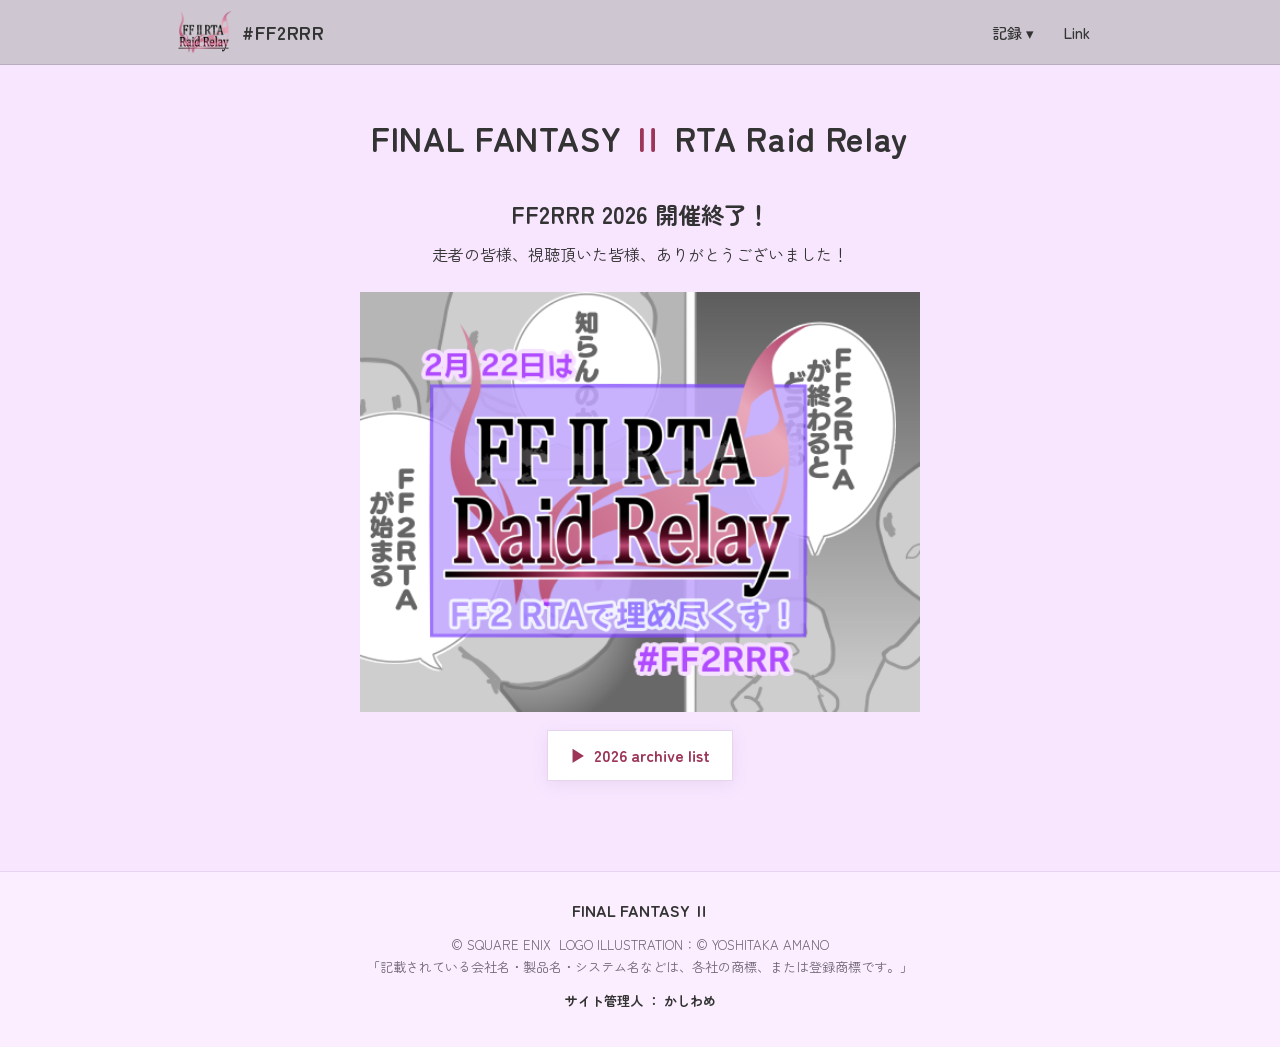
<file: index.html>
<!DOCTYPE html>
<html lang="ja">
<head>
<meta charset="UTF-8">
<meta name="viewport" content="width=device-width, initial-scale=1">
<title>ホーム | FF2RTA Raid Relay</title>
<meta name="description" content="FINAL FANTASY II RTA Raid Relay (FF2RRR) 公式サイト — 2025 開催記録">
<meta property="og:site_name" content="FF2RTA Raid Relay">
<meta property="og:title" content="ホーム | FF2RTA Raid Relay">
<meta property="og:description" content="2月22日はFF2 RTAで埋め尽くす！ FINAL FANTASY Ⅱ RTA レイドリレー (#FF2RRR) 公式サイト。">
<meta property="og:type" content="website">
<meta property="og:url" content="https://htkswm.github.io/ff2rrr/index.html">
<meta property="og:image" content="https://htkswm.github.io/ff2rrr/assets/img/ogp.png">
<meta property="og:image:width" content="1200">
<meta property="og:image:height" content="630">
<meta name="twitter:card" content="summary_large_image">
<meta name="twitter:title" content="ホーム | FF2RTA Raid Relay">
<meta name="twitter:description" content="2月22日はFF2 RTAで埋め尽くす！ FINAL FANTASY Ⅱ RTA レイドリレー (#FF2RRR) 公式サイト。">
<meta name="twitter:image" content="https://htkswm.github.io/ff2rrr/assets/img/ogp.png">
<link rel="icon" href="assets/img/logo.png">
<link rel="preconnect" href="https://fonts.googleapis.com">
<link rel="preconnect" href="https://fonts.gstatic.com" crossorigin>
<link href="https://fonts.googleapis.com/css2?family=Zen+Maru+Gothic:wght@400;500;700&display=swap" rel="stylesheet">
<link rel="stylesheet" href="assets/css/style.css">
</head>
<body>

<header class="site-header">
  <nav class="nav">
    <a class="brand" href="index.html">
      <img src="assets/img/logo.png" alt="FF2RRR ロゴ">
      <span class="tag">#FF2RRR</span>
    </a>
    <div class="nav-links">
      <div class="dropdown">
        <span>記録 ▾</span>
        <div class="menu">
          <a href="2026.html">2026</a>
          <a href="2025.html">2025</a>
        </div>
      </div>
      <a href="link.html">Link</a>
    </div>
  </nav>
</header>

<main>
  <section class="section hero">
    <h1 class="page-title">FINAL FANTASY <span class="accent">Ⅱ</span> RTA Raid Relay</h1>
    <p class="lead">FF2RRR 2026 開催終了！</p>
    <p class="thanks">走者の皆様、視聴頂いた皆様、ありがとうございました！</p>

    <div class="keyart">
      <img src="assets/img/ff2-keyart.png" alt="FINAL FANTASY II">
    </div>

    <p>
      <a class="btn" href="2026.html"><span class="arrow">▶︎</span> 2026 archive list</a>
    </p>
  </section>
</main>

<footer class="site-footer">
  <div class="inner">
    <div class="ff2">FINAL FANTASY Ⅱ</div>
    <div class="copyright">
      © SQUARE ENIX&nbsp;&nbsp;LOGO ILLUSTRATION：© YOSHITAKA AMANO<br>
      「記載されている会社名・製品名・システム名などは、各社の商標、または登録商標です。」
    </div>
    <div class="admin">サイト管理人 ： かしわめ</div>
  </div>
</footer>

<script src="assets/js/nav.js" defer></script>
</body>
</html>
</file>
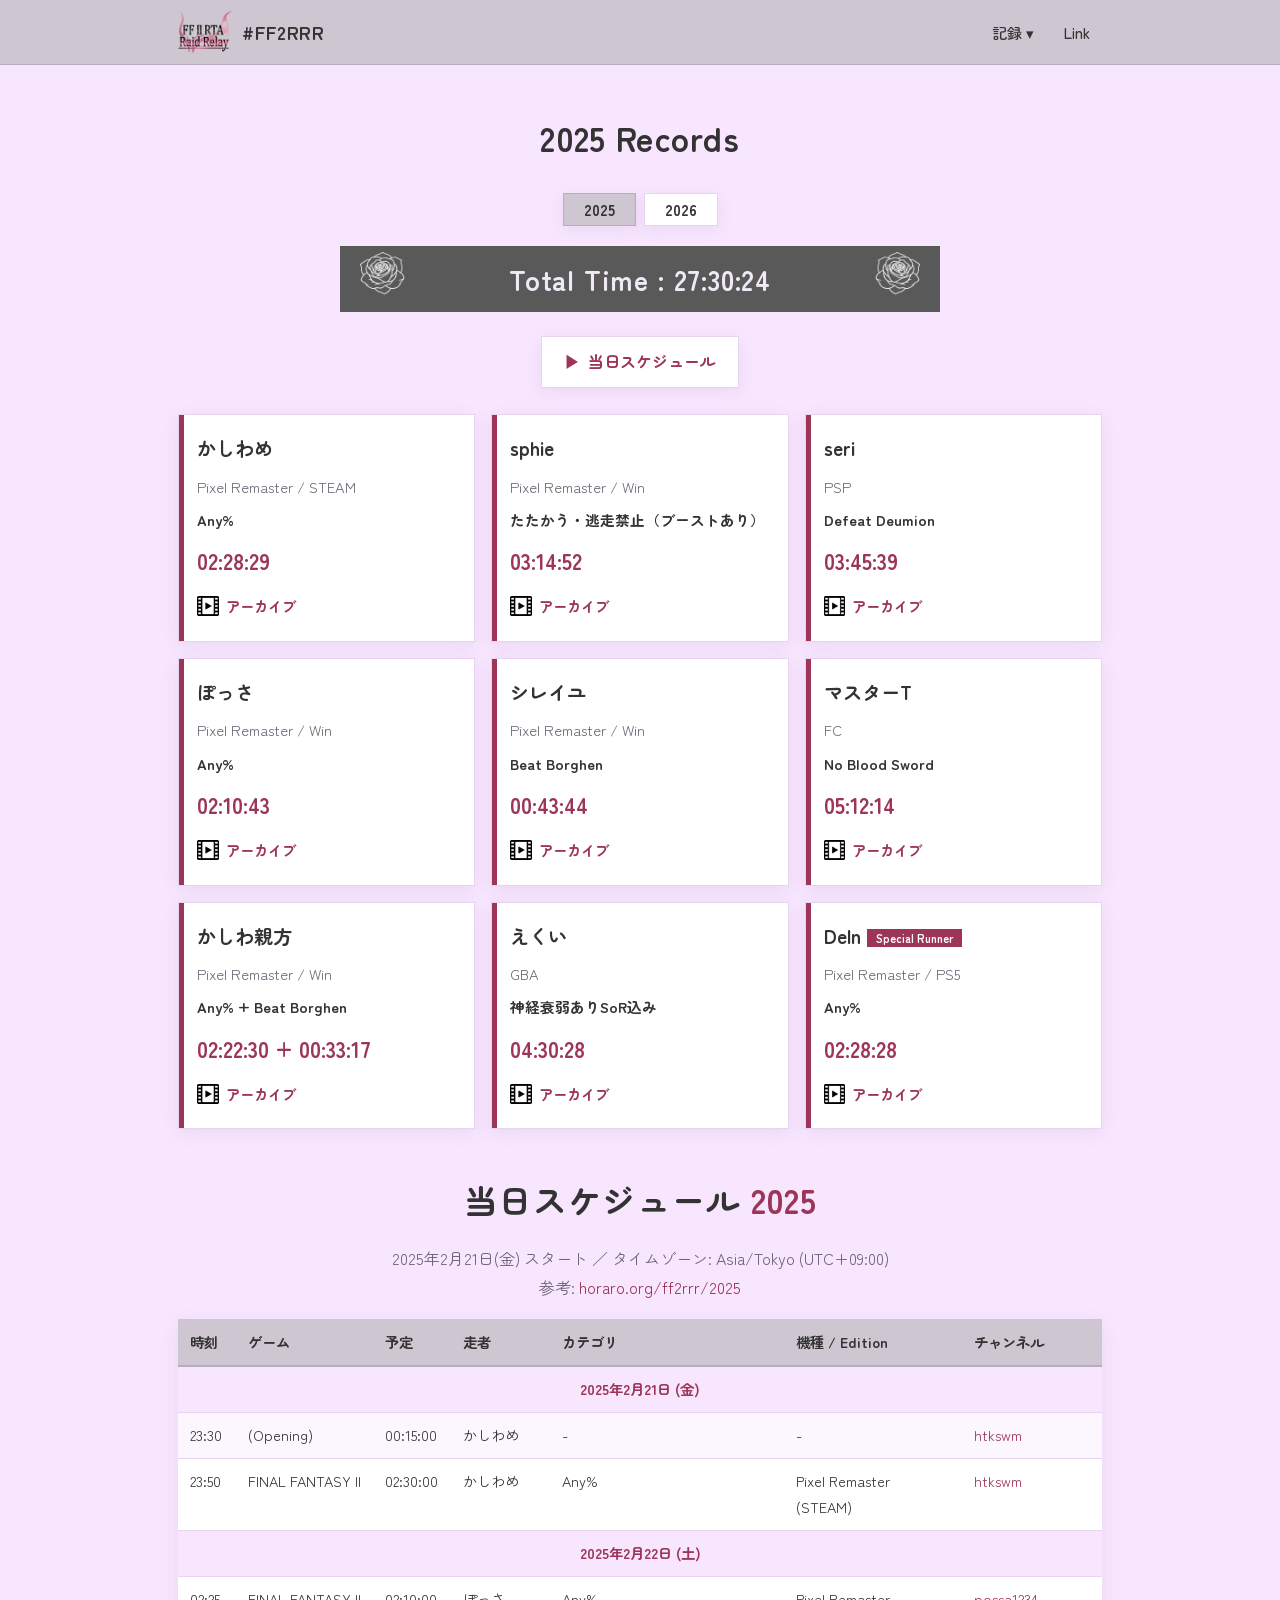
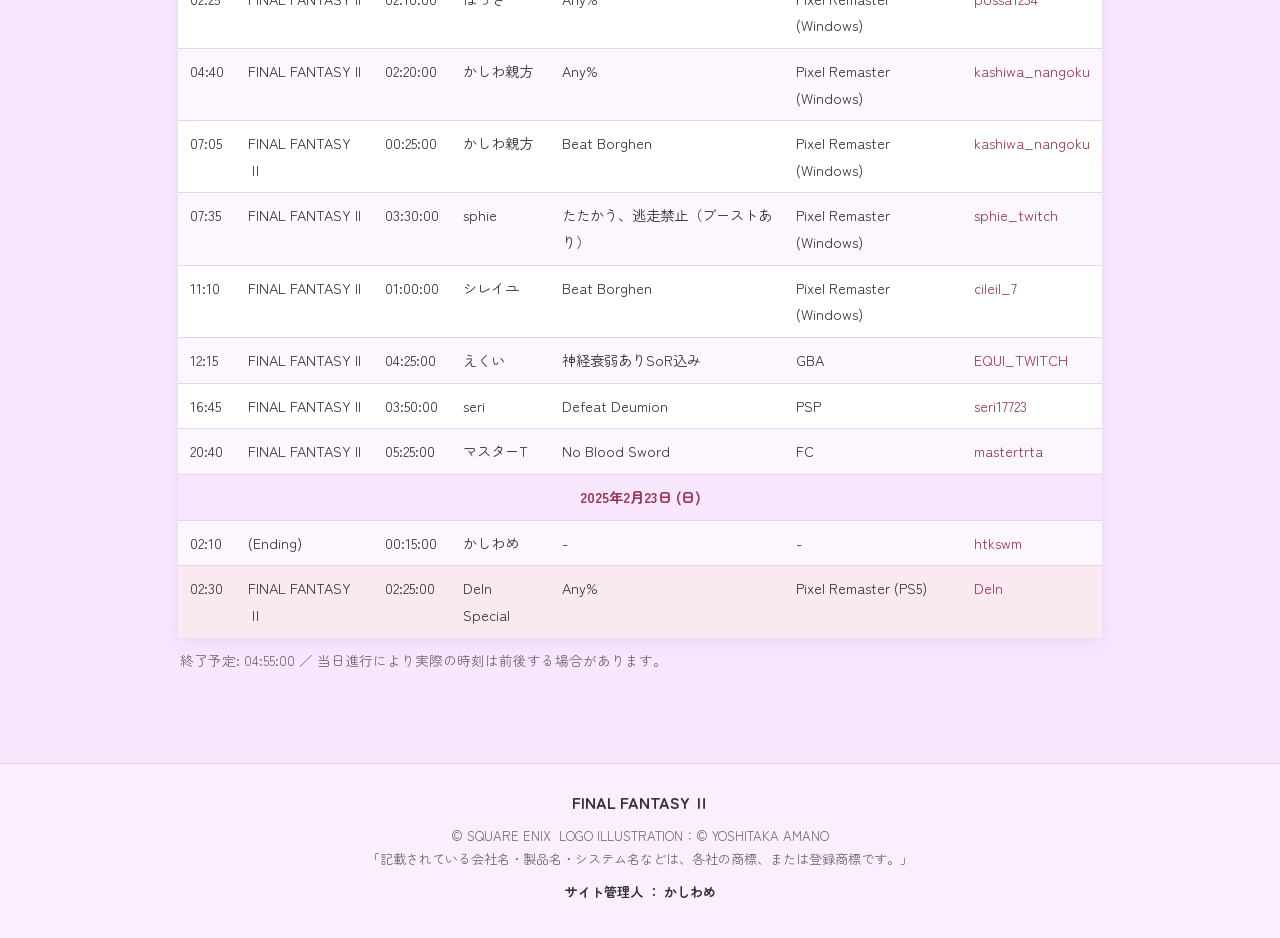
<file: 2025.html>
<!DOCTYPE html>
<html lang="ja">
<head>
<meta charset="UTF-8">
<meta name="viewport" content="width=device-width, initial-scale=1">
<title>2025 | FF2RTA Raid Relay</title>
<meta name="description" content="FF2RRR 2025 走者記録・当日スケジュール — Total Time 27:30:24">
<meta property="og:site_name" content="FF2RTA Raid Relay">
<meta property="og:title" content="2025 | FF2RTA Raid Relay">
<meta property="og:description" content="FF2RRR 2025 走者記録・当日スケジュール。">
<meta property="og:type" content="website">
<meta property="og:url" content="https://htkswm.github.io/ff2rrr/2025.html">
<meta property="og:image" content="https://htkswm.github.io/ff2rrr/assets/img/ogp.png">
<meta property="og:image:width" content="1200">
<meta property="og:image:height" content="630">
<meta name="twitter:card" content="summary_large_image">
<meta name="twitter:title" content="2025 | FF2RTA Raid Relay">
<meta name="twitter:description" content="FF2RRR 2025 走者記録・当日スケジュール。">
<meta name="twitter:image" content="https://htkswm.github.io/ff2rrr/assets/img/ogp.png">
<link rel="icon" href="assets/img/logo.png">
<link rel="preconnect" href="https://fonts.googleapis.com">
<link rel="preconnect" href="https://fonts.gstatic.com" crossorigin>
<link href="https://fonts.googleapis.com/css2?family=Zen+Maru+Gothic:wght@400;500;700&display=swap" rel="stylesheet">
<link rel="stylesheet" href="assets/css/style.css">
</head>
<body>

<header class="site-header">
  <nav class="nav">
    <a class="brand" href="index.html">
      <img src="assets/img/logo.png" alt="FF2RRR ロゴ">
      <span class="tag">#FF2RRR</span>
    </a>
    <div class="nav-links">
      <div class="dropdown">
        <span>記録 ▾</span>
        <div class="menu">
          <a href="2026.html">2026</a>
          <a href="2025.html" class="active">2025</a>
        </div>
      </div>
      <a href="link.html">Link</a>
    </div>
  </nav>
</header>

<main>
  <section class="section">
    <h2 class="page-title">2025 Records</h2>

    <nav class="year-switch" aria-label="年度切替">
      <a href="2025.html" class="active" aria-current="page">2025</a>
      <a href="2026.html">2026</a>
    </nav>

    <div class="total-banner">
      <img class="rose rose-l" src="assets/img/rose.png" alt="">
      <div class="total-time-text">Total Time : 27:30:24</div>
      <img class="rose rose-r" src="assets/img/rose.png" alt="">
    </div>

    <div class="sub-actions">
      <a class="btn" href="#schedule"><span class="arrow">▶︎</span> 当日スケジュール</a>
    </div>

    <div class="runners">

      <div class="runner">
        <div class="rname"><a href="https://www.twitch.tv/htkswm" target="_blank" rel="noopener">かしわめ</a></div>
        <div class="meta">Pixel Remaster / STEAM</div>
        <div class="meta"><span class="cat">Any%</span></div>
        <div class="time">02:28:29</div>
        <div class="links"><a class="yt" href="https://youtu.be/xWBb8PtmvMs?si=nT7L0nh7xKR1bIPm&t=1770" target="_blank" rel="noopener"><img src="assets/img/archive.png" alt="アーカイブ">アーカイブ</a></div>
      </div>

      <div class="runner">
        <div class="rname"><a href="https://www.twitch.tv/sphie_twitch" target="_blank" rel="noopener">sphie</a></div>
        <div class="meta">Pixel Remaster / Win</div>
        <div class="meta"><span class="cat">たたかう・逃走禁止（ブーストあり）</span></div>
        <div class="time">03:14:52</div>
        <div class="links"><a class="yt" href="https://www.youtube.com/watch?v=jCtlxkpISTM" target="_blank" rel="noopener"><img src="assets/img/archive.png" alt="アーカイブ">アーカイブ</a></div>
      </div>

      <div class="runner">
        <div class="rname"><a href="https://www.twitch.tv/seri17723" target="_blank" rel="noopener">seri</a></div>
        <div class="meta">PSP</div>
        <div class="meta"><span class="cat">Defeat Deumion</span></div>
        <div class="time">03:45:39</div>
        <div class="links"><a class="yt" href="https://www.twitch.tv/videos/2388896134" target="_blank" rel="noopener"><img src="assets/img/archive.png" alt="アーカイブ">アーカイブ</a></div>
      </div>

      <div class="runner">
        <div class="rname"><a href="https://www.twitch.tv/possa1234" target="_blank" rel="noopener">ぽっさ</a></div>
        <div class="meta">Pixel Remaster / Win</div>
        <div class="meta"><span class="cat">Any%</span></div>
        <div class="time">02:10:43</div>
        <div class="links"><a class="yt" href="https://www.youtube.com/watch?v=mJVOeJft1D8" target="_blank" rel="noopener"><img src="assets/img/archive.png" alt="アーカイブ">アーカイブ</a></div>
      </div>

      <div class="runner">
        <div class="rname"><a href="https://www.twitch.tv/cileil_7" target="_blank" rel="noopener">シレイユ</a></div>
        <div class="meta">Pixel Remaster / Win</div>
        <div class="meta"><span class="cat">Beat Borghen</span></div>
        <div class="time">00:43:44</div>
        <div class="links"><a class="yt" href="https://www.youtube.com/watch?v=8ASEPU2NOio" target="_blank" rel="noopener"><img src="assets/img/archive.png" alt="アーカイブ">アーカイブ</a></div>
      </div>

      <div class="runner">
        <div class="rname"><a href="https://www.twitch.tv/mastertrta" target="_blank" rel="noopener">マスターT</a></div>
        <div class="meta">FC</div>
        <div class="meta"><span class="cat">No Blood Sword</span></div>
        <div class="time">05:12:14</div>
        <div class="links"><a class="yt" href="https://www.youtube.com/watch?v=aeu62f4tNOA" target="_blank" rel="noopener"><img src="assets/img/archive.png" alt="アーカイブ">アーカイブ</a></div>
      </div>

      <div class="runner">
        <div class="rname"><a href="https://www.twitch.tv/kashiwa_nangoku" target="_blank" rel="noopener">かしわ親方</a></div>
        <div class="meta">Pixel Remaster / Win</div>
        <div class="meta"><span class="cat">Any% + Beat Borghen</span></div>
        <div class="time">02:22:30 + 00:33:17</div>
        <div class="links"><a class="yt" href="https://www.youtube.com/watch?v=NK6ai9iXj1o" target="_blank" rel="noopener"><img src="assets/img/archive.png" alt="アーカイブ">アーカイブ</a></div>
      </div>

      <div class="runner">
        <div class="rname"><a href="https://www.twitch.tv/EQUI_TWITCH" target="_blank" rel="noopener">えくい</a></div>
        <div class="meta">GBA</div>
        <div class="meta"><span class="cat">神経衰弱ありSoR込み</span></div>
        <div class="time">04:30:28</div>
        <div class="links"><a class="yt" href="https://www.youtube.com/watch?v=6Xz2edzZvq0" target="_blank" rel="noopener"><img src="assets/img/archive.png" alt="アーカイブ">アーカイブ</a></div>
      </div>

      <div class="runner">
        <div class="rname"><a href="https://www.twitch.tv/deln" target="_blank" rel="noopener">Deln</a><span class="special">Special Runner</span></div>
        <div class="meta">Pixel Remaster / PS5</div>
        <div class="meta"><span class="cat">Any%</span></div>
        <div class="time">02:28:28</div>
        <div class="links"><a class="yt" href="https://www.youtube.com/watch?v=qZeEuqnGmw0" target="_blank" rel="noopener"><img src="assets/img/archive.png" alt="アーカイブ">アーカイブ</a></div>
      </div>

    </div>
  </section>

  <section class="section" id="schedule">
    <h2 class="page-title">当日スケジュール <span class="accent">2025</span></h2>
    <p class="center" style="margin-top:-12px;color:var(--ink-soft)">
      2025年2月21日(金) スタート ／ タイムゾーン: Asia/Tokyo (UTC+09:00)<br>
      参考: <a href="https://horaro.org/ff2rrr/2025" target="_blank" rel="noopener">horaro.org/ff2rrr/2025</a>
    </p>

    <div class="sched-wrap">
      <table class="sched">
        <thead>
          <tr>
            <th>時刻</th><th>ゲーム</th><th>予定</th><th>走者</th><th>カテゴリ</th><th>機種 / Edition</th><th>チャンネル</th>
          </tr>
        </thead>
        <tbody>
          <tr class="day"><td colspan="7">2025年2月21日 (金)</td></tr>
          <tr><td>23:30</td><td>(Opening)</td><td>00:15:00</td><td>かしわめ</td><td>-</td><td>-</td><td><a href="https://www.twitch.tv/htkswm" target="_blank" rel="noopener">htkswm</a></td></tr>
          <tr><td>23:50</td><td>FINAL FANTASY II</td><td>02:30:00</td><td>かしわめ</td><td>Any%</td><td>Pixel Remaster (STEAM)</td><td><a href="https://www.twitch.tv/htkswm" target="_blank" rel="noopener">htkswm</a></td></tr>

          <tr class="day"><td colspan="7">2025年2月22日 (土)</td></tr>
          <tr><td>02:25</td><td>FINAL FANTASY II</td><td>02:10:00</td><td>ぽっさ</td><td>Any%</td><td>Pixel Remaster (Windows)</td><td><a href="https://www.twitch.tv/possa1234" target="_blank" rel="noopener">possa1234</a></td></tr>
          <tr><td>04:40</td><td>FINAL FANTASY II</td><td>02:20:00</td><td>かしわ親方</td><td>Any%</td><td>Pixel Remaster (Windows)</td><td><a href="https://www.twitch.tv/kashiwa_nangoku" target="_blank" rel="noopener">kashiwa_nangoku</a></td></tr>
          <tr><td>07:05</td><td>FINAL FANTASY Ⅱ</td><td>00:25:00</td><td>かしわ親方</td><td>Beat Borghen</td><td>Pixel Remaster (Windows)</td><td><a href="https://www.twitch.tv/kashiwa_nangoku" target="_blank" rel="noopener">kashiwa_nangoku</a></td></tr>
          <tr><td>07:35</td><td>FINAL FANTASY II</td><td>03:30:00</td><td>sphie</td><td>たたかう、逃走禁止（ブーストあり）</td><td>Pixel Remaster (Windows)</td><td><a href="https://www.twitch.tv/sphie_twitch" target="_blank" rel="noopener">sphie_twitch</a></td></tr>
          <tr><td>11:10</td><td>FINAL FANTASY II</td><td>01:00:00</td><td>シレイユ</td><td>Beat Borghen</td><td>Pixel Remaster (Windows)</td><td><a href="https://www.twitch.tv/cileil_7" target="_blank" rel="noopener">cileil_7</a></td></tr>
          <tr><td>12:15</td><td>FINAL FANTASY II</td><td>04:25:00</td><td>えくい</td><td>神経衰弱ありSoR込み</td><td>GBA</td><td><a href="https://www.twitch.tv/EQUI_TWITCH" target="_blank" rel="noopener">EQUI_TWITCH</a></td></tr>
          <tr><td>16:45</td><td>FINAL FANTASY II</td><td>03:50:00</td><td>seri</td><td>Defeat Deumion</td><td>PSP</td><td><a href="https://www.twitch.tv/seri17723" target="_blank" rel="noopener">seri17723</a></td></tr>
          <tr><td>20:40</td><td>FINAL FANTASY II</td><td>05:25:00</td><td>マスターT</td><td>No Blood Sword</td><td>FC</td><td><a href="https://www.twitch.tv/mastertrta" target="_blank" rel="noopener">mastertrta</a></td></tr>

          <tr class="day"><td colspan="7">2025年2月23日 (日)</td></tr>
          <tr><td>02:10</td><td>(Ending)</td><td>00:15:00</td><td>かしわめ</td><td>-</td><td>-</td><td><a href="https://www.twitch.tv/htkswm" target="_blank" rel="noopener">htkswm</a></td></tr>
          <tr class="special-row"><td>02:30</td><td>FINAL FANTASY Ⅱ</td><td>02:25:00</td><td>Deln <span class="special">Special</span></td><td>Any%</td><td>Pixel Remaster (PS5)</td><td><a href="https://www.twitch.tv/deln" target="_blank" rel="noopener">Deln</a></td></tr>
        </tbody>
      </table>
    </div>
    <p class="sched-note">終了予定: 04:55:00 ／ 当日進行により実際の時刻は前後する場合があります。</p>
  </section>
</main>

<footer class="site-footer">
  <div class="inner">
    <div class="ff2">FINAL FANTASY Ⅱ</div>
    <div class="copyright">
      © SQUARE ENIX&nbsp;&nbsp;LOGO ILLUSTRATION：© YOSHITAKA AMANO<br>
      「記載されている会社名・製品名・システム名などは、各社の商標、または登録商標です。」
    </div>
    <div class="admin">サイト管理人 ： かしわめ</div>
  </div>
</footer>

<script src="assets/js/nav.js" defer></script>
</body>
</html>
</file>
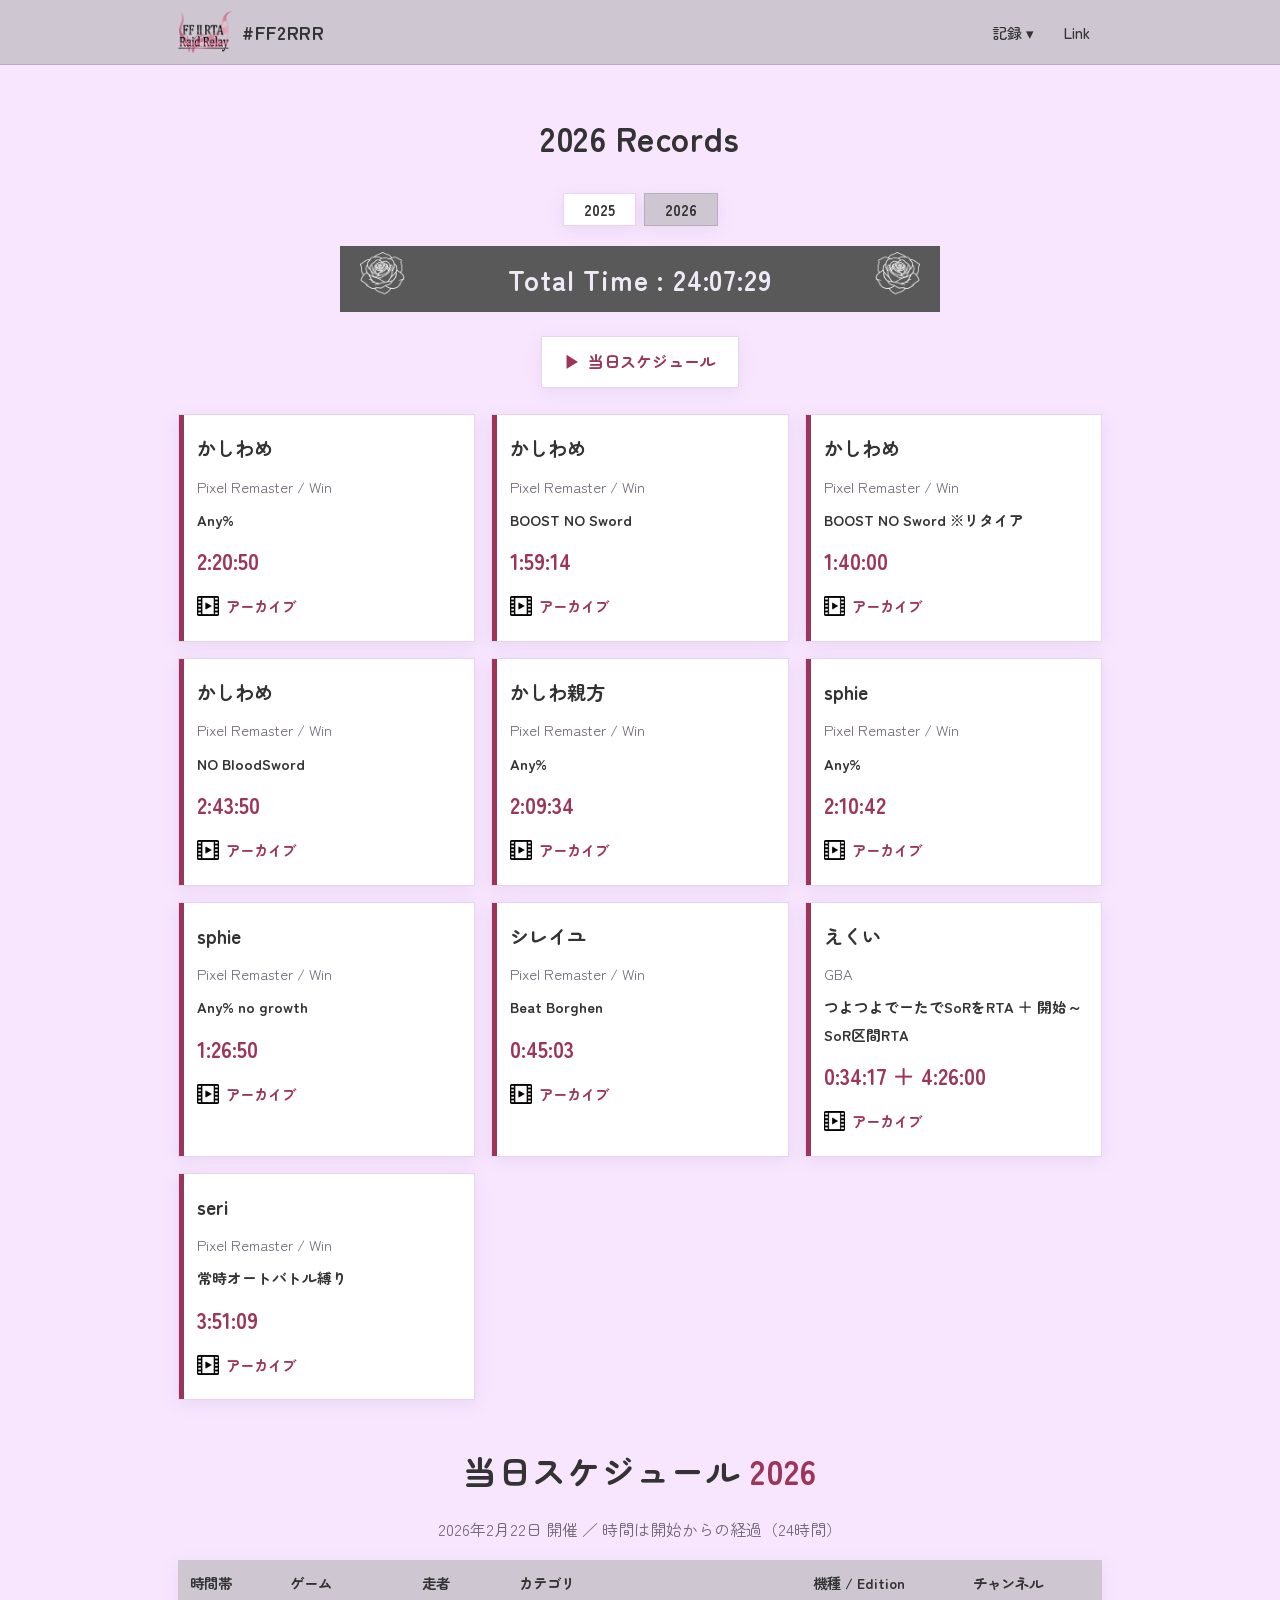
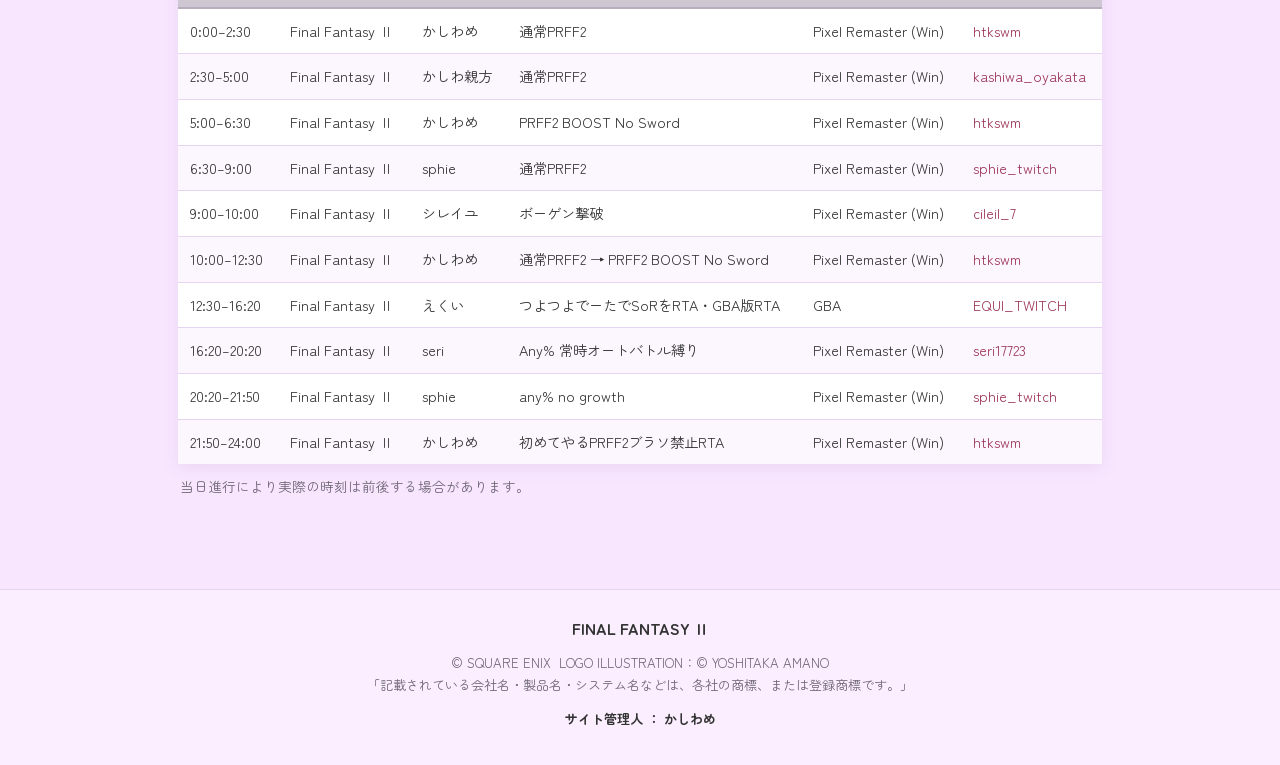
<file: 2026.html>
<!DOCTYPE html>
<html lang="ja">
<head>
<meta charset="UTF-8">
<meta name="viewport" content="width=device-width, initial-scale=1">
<title>2026 | FF2RTA Raid Relay</title>
<meta name="description" content="FF2RRR 2026 走者記録・当日スケジュール — Total Time 24:07:29">
<meta property="og:site_name" content="FF2RTA Raid Relay">
<meta property="og:title" content="2026 | FF2RTA Raid Relay">
<meta property="og:description" content="FF2RRR 2026 走者記録・当日スケジュール。">
<meta property="og:type" content="website">
<meta property="og:url" content="https://htkswm.github.io/ff2rrr/2026.html">
<meta property="og:image" content="https://htkswm.github.io/ff2rrr/assets/img/ogp.png">
<meta property="og:image:width" content="1200">
<meta property="og:image:height" content="630">
<meta name="twitter:card" content="summary_large_image">
<meta name="twitter:title" content="2026 | FF2RTA Raid Relay">
<meta name="twitter:description" content="FF2RRR 2026 走者記録・当日スケジュール。">
<meta name="twitter:image" content="https://htkswm.github.io/ff2rrr/assets/img/ogp.png">
<link rel="icon" href="assets/img/logo.png">
<link rel="preconnect" href="https://fonts.googleapis.com">
<link rel="preconnect" href="https://fonts.gstatic.com" crossorigin>
<link href="https://fonts.googleapis.com/css2?family=Zen+Maru+Gothic:wght@400;500;700&display=swap" rel="stylesheet">
<link rel="stylesheet" href="assets/css/style.css">
</head>
<body>

<header class="site-header">
  <nav class="nav">
    <a class="brand" href="index.html">
      <img src="assets/img/logo.png" alt="FF2RRR ロゴ">
      <span class="tag">#FF2RRR</span>
    </a>
    <div class="nav-links">
      <div class="dropdown">
        <span>記録 ▾</span>
        <div class="menu">
          <a href="2026.html" class="active">2026</a>
          <a href="2025.html">2025</a>
        </div>
      </div>
      <a href="link.html">Link</a>
    </div>
  </nav>
</header>

<main>
  <section class="section">
    <h2 class="page-title">2026 Records</h2>

    <nav class="year-switch" aria-label="年度切替">
      <a href="2025.html">2025</a>
      <a href="2026.html" class="active" aria-current="page">2026</a>
    </nav>

    <div class="total-banner">
      <img class="rose rose-l" src="assets/img/rose.png" alt="">
      <div class="total-time-text">Total Time : 24:07:29</div>
      <img class="rose rose-r" src="assets/img/rose.png" alt="">
    </div>

    <div class="sub-actions">
      <a class="btn" href="#schedule"><span class="arrow">▶︎</span> 当日スケジュール</a>
    </div>

    <div class="runners">

      <div class="runner">
        <div class="rname"><a href="https://www.twitch.tv/htkswm" target="_blank" rel="noopener">かしわめ</a></div>
        <div class="meta">Pixel Remaster / Win</div>
        <div class="meta"><span class="cat">Any%</span></div>
        <div class="time">2:20:50</div>
        <div class="links"><a class="yt" href="https://www.youtube.com/watch?v=zG65YRTU_f8" target="_blank" rel="noopener"><img src="assets/img/archive.png" alt="アーカイブ">アーカイブ</a></div>
      </div>

      <div class="runner">
        <div class="rname"><a href="https://www.twitch.tv/htkswm" target="_blank" rel="noopener">かしわめ</a></div>
        <div class="meta">Pixel Remaster / Win</div>
        <div class="meta"><span class="cat">BOOST NO Sword</span></div>
        <div class="time">1:59:14</div>
        <div class="links"><a class="yt" href="https://www.youtube.com/watch?v=3kaK89JN9Yo" target="_blank" rel="noopener"><img src="assets/img/archive.png" alt="アーカイブ">アーカイブ</a></div>
      </div>

      <div class="runner">
        <div class="rname"><a href="https://www.twitch.tv/htkswm" target="_blank" rel="noopener">かしわめ</a></div>
        <div class="meta">Pixel Remaster / Win</div>
        <div class="meta"><span class="cat">BOOST NO Sword <span class="retire">※リタイア</span></span></div>
        <div class="time">1:40:00</div>
        <div class="links"><a class="yt" href="https://www.youtube.com/watch?v=t4dg0l9b_JI" target="_blank" rel="noopener"><img src="assets/img/archive.png" alt="アーカイブ">アーカイブ</a></div>
      </div>

      <div class="runner">
        <div class="rname"><a href="https://www.twitch.tv/htkswm" target="_blank" rel="noopener">かしわめ</a></div>
        <div class="meta">Pixel Remaster / Win</div>
        <div class="meta"><span class="cat">NO BloodSword</span></div>
        <div class="time">2:43:50</div>
        <div class="links"><a class="yt" href="https://www.youtube.com/watch?v=435wZTambes" target="_blank" rel="noopener"><img src="assets/img/archive.png" alt="アーカイブ">アーカイブ</a></div>
      </div>

      <div class="runner">
        <div class="rname"><a href="https://www.twitch.tv/kashiwa_oyakata" target="_blank" rel="noopener">かしわ親方</a></div>
        <div class="meta">Pixel Remaster / Win</div>
        <div class="meta"><span class="cat">Any%</span></div>
        <div class="time">2:09:34</div>
        <div class="links"><a class="yt" href="https://www.twitch.tv/kashiwa_oyakata/v/2704726270" target="_blank" rel="noopener"><img src="assets/img/archive.png" alt="アーカイブ">アーカイブ</a></div>
      </div>

      <div class="runner">
        <div class="rname"><a href="https://www.twitch.tv/sphie_twitch" target="_blank" rel="noopener">sphie</a></div>
        <div class="meta">Pixel Remaster / Win</div>
        <div class="meta"><span class="cat">Any%</span></div>
        <div class="time">2:10:42</div>
        <div class="links"><a class="yt" href="https://youtu.be/y1SOKKabR84" target="_blank" rel="noopener"><img src="assets/img/archive.png" alt="アーカイブ">アーカイブ</a></div>
      </div>

      <div class="runner">
        <div class="rname"><a href="https://www.twitch.tv/sphie_twitch" target="_blank" rel="noopener">sphie</a></div>
        <div class="meta">Pixel Remaster / Win</div>
        <div class="meta"><span class="cat">Any% no growth</span></div>
        <div class="time">1:26:50</div>
        <div class="links"><a class="yt" href="https://youtu.be/Vys6FNGupgI" target="_blank" rel="noopener"><img src="assets/img/archive.png" alt="アーカイブ">アーカイブ</a></div>
      </div>

      <div class="runner">
        <div class="rname"><a href="https://www.twitch.tv/cileil_7" target="_blank" rel="noopener">シレイユ</a></div>
        <div class="meta">Pixel Remaster / Win</div>
        <div class="meta"><span class="cat">Beat Borghen</span></div>
        <div class="time">0:45:03</div>
        <div class="links"><a class="yt" href="https://youtu.be/TDQL1RPuRkY" target="_blank" rel="noopener"><img src="assets/img/archive.png" alt="アーカイブ">アーカイブ</a></div>
      </div>

      <div class="runner">
        <div class="rname"><a href="https://www.twitch.tv/EQUI_TWITCH" target="_blank" rel="noopener">えくい</a></div>
        <div class="meta">GBA</div>
        <div class="meta"><span class="cat">つよつよでーたでSoRをRTA ＋ 開始～SoR区間RTA</span></div>
        <div class="time">0:34:17 ＋ 4:26:00</div>
        <div class="links"><a class="yt" href="https://www.youtube.com/watch?v=eEm9FdmpeOo" target="_blank" rel="noopener"><img src="assets/img/archive.png" alt="アーカイブ">アーカイブ</a></div>
      </div>

      <div class="runner">
        <div class="rname"><a href="https://www.twitch.tv/seri17723" target="_blank" rel="noopener">seri</a></div>
        <div class="meta">Pixel Remaster / Win</div>
        <div class="meta"><span class="cat">常時オートバトル縛り</span></div>
        <div class="time">3:51:09</div>
        <div class="links"><a class="yt" href="https://www.twitch.tv/videos/2704770602" target="_blank" rel="noopener"><img src="assets/img/archive.png" alt="アーカイブ">アーカイブ</a></div>
      </div>

    </div>
  </section>

  <section class="section" id="schedule">
    <h2 class="page-title">当日スケジュール <span class="accent">2026</span></h2>
    <p class="center" style="margin-top:-12px;color:var(--ink-soft)">
      2026年2月22日 開催 ／ 時間は開始からの経過（24時間）
    </p>

    <div class="sched-wrap">
      <table class="sched">
        <thead>
          <tr><th>時間帯</th><th>ゲーム</th><th>走者</th><th>カテゴリ</th><th>機種 / Edition</th><th>チャンネル</th></tr>
        </thead>
        <tbody>
          <tr><td>0:00–2:30</td><td>Final Fantasy Ⅱ</td><td>かしわめ</td><td>通常PRFF2</td><td>Pixel Remaster (Win)</td><td><a href="https://www.twitch.tv/htkswm" target="_blank" rel="noopener">htkswm</a></td></tr>
          <tr><td>2:30–5:00</td><td>Final Fantasy Ⅱ</td><td>かしわ親方</td><td>通常PRFF2</td><td>Pixel Remaster (Win)</td><td><a href="https://www.twitch.tv/kashiwa_oyakata" target="_blank" rel="noopener">kashiwa_oyakata</a></td></tr>
          <tr><td>5:00–6:30</td><td>Final Fantasy Ⅱ</td><td>かしわめ</td><td>PRFF2 BOOST No Sword</td><td>Pixel Remaster (Win)</td><td><a href="https://www.twitch.tv/htkswm" target="_blank" rel="noopener">htkswm</a></td></tr>
          <tr><td>6:30–9:00</td><td>Final Fantasy Ⅱ</td><td>sphie</td><td>通常PRFF2</td><td>Pixel Remaster (Win)</td><td><a href="https://www.twitch.tv/sphie_twitch" target="_blank" rel="noopener">sphie_twitch</a></td></tr>
          <tr><td>9:00–10:00</td><td>Final Fantasy Ⅱ</td><td>シレイユ</td><td>ボーゲン撃破</td><td>Pixel Remaster (Win)</td><td><a href="https://www.twitch.tv/cileil_7" target="_blank" rel="noopener">cileil_7</a></td></tr>
          <tr><td>10:00–12:30</td><td>Final Fantasy Ⅱ</td><td>かしわめ</td><td>通常PRFF2 → PRFF2 BOOST No Sword</td><td>Pixel Remaster (Win)</td><td><a href="https://www.twitch.tv/htkswm" target="_blank" rel="noopener">htkswm</a></td></tr>
          <tr><td>12:30–16:20</td><td>Final Fantasy Ⅱ</td><td>えくい</td><td>つよつよでーたでSoRをRTA・GBA版RTA</td><td>GBA</td><td><a href="https://www.twitch.tv/EQUI_TWITCH" target="_blank" rel="noopener">EQUI_TWITCH</a></td></tr>
          <tr><td>16:20–20:20</td><td>Final Fantasy Ⅱ</td><td>seri</td><td>Any% 常時オートバトル縛り</td><td>Pixel Remaster (Win)</td><td><a href="https://www.twitch.tv/seri17723" target="_blank" rel="noopener">seri17723</a></td></tr>
          <tr><td>20:20–21:50</td><td>Final Fantasy Ⅱ</td><td>sphie</td><td>any% no growth</td><td>Pixel Remaster (Win)</td><td><a href="https://www.twitch.tv/sphie_twitch" target="_blank" rel="noopener">sphie_twitch</a></td></tr>
          <tr><td>21:50–24:00</td><td>Final Fantasy Ⅱ</td><td>かしわめ</td><td>初めてやるPRFF2ブラソ禁止RTA</td><td>Pixel Remaster (Win)</td><td><a href="https://www.twitch.tv/htkswm" target="_blank" rel="noopener">htkswm</a></td></tr>
        </tbody>
      </table>
    </div>
    <p class="sched-note">当日進行により実際の時刻は前後する場合があります。</p>
  </section>
</main>

<footer class="site-footer">
  <div class="inner">
    <div class="ff2">FINAL FANTASY Ⅱ</div>
    <div class="copyright">
      © SQUARE ENIX&nbsp;&nbsp;LOGO ILLUSTRATION：© YOSHITAKA AMANO<br>
      「記載されている会社名・製品名・システム名などは、各社の商標、または登録商標です。」
    </div>
    <div class="admin">サイト管理人 ： かしわめ</div>
  </div>
</footer>

<script src="assets/js/nav.js" defer></script>
</body>
</html>
</file>
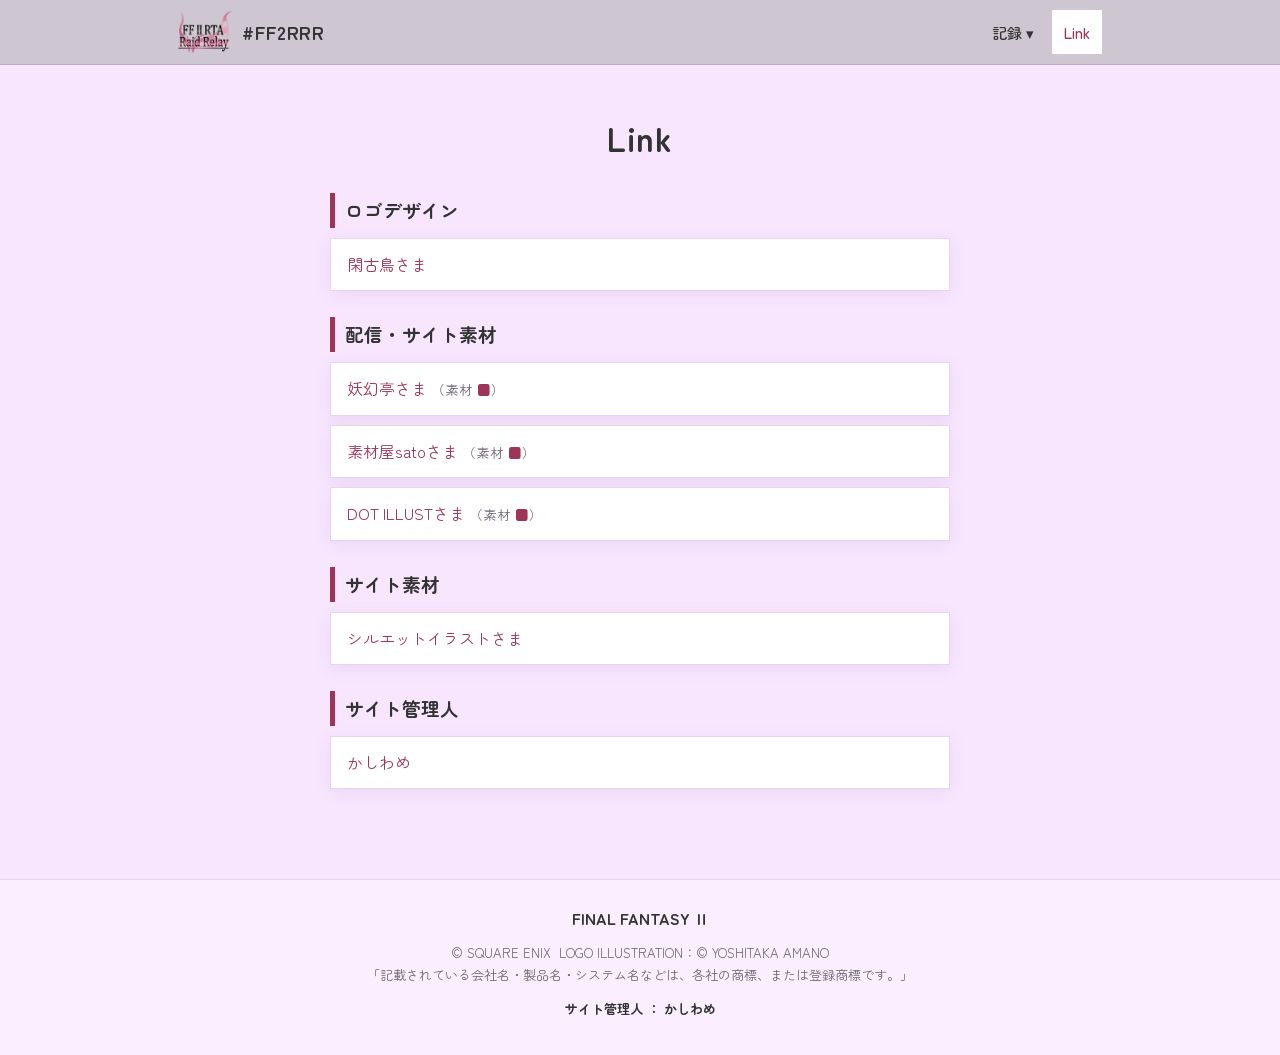
<file: link.html>
<!DOCTYPE html>
<html lang="ja">
<head>
<meta charset="UTF-8">
<meta name="viewport" content="width=device-width, initial-scale=1">
<title>Link | FF2RTA Raid Relay</title>
<meta name="description" content="FF2RRR 素材・ロゴ提供元およびリンク集">
<meta property="og:site_name" content="FF2RTA Raid Relay">
<meta property="og:title" content="Link | FF2RTA Raid Relay">
<meta property="og:description" content="FF2RRR ロゴ・素材の提供元およびリンク集。">
<meta property="og:type" content="website">
<meta property="og:url" content="https://htkswm.github.io/ff2rrr/link.html">
<meta property="og:image" content="https://htkswm.github.io/ff2rrr/assets/img/ogp.png">
<meta property="og:image:width" content="1200">
<meta property="og:image:height" content="630">
<meta name="twitter:card" content="summary_large_image">
<meta name="twitter:title" content="Link | FF2RTA Raid Relay">
<meta name="twitter:description" content="FF2RRR ロゴ・素材の提供元およびリンク集。">
<meta name="twitter:image" content="https://htkswm.github.io/ff2rrr/assets/img/ogp.png">
<link rel="icon" href="assets/img/logo.png">
<link rel="preconnect" href="https://fonts.googleapis.com">
<link rel="preconnect" href="https://fonts.gstatic.com" crossorigin>
<link href="https://fonts.googleapis.com/css2?family=Zen+Maru+Gothic:wght@400;500;700&display=swap" rel="stylesheet">
<link rel="stylesheet" href="assets/css/style.css">
</head>
<body>

<header class="site-header">
  <nav class="nav">
    <a class="brand" href="index.html">
      <img src="assets/img/logo.png" alt="FF2RRR ロゴ">
      <span class="tag">#FF2RRR</span>
    </a>
    <div class="nav-links">
      <div class="dropdown">
        <span>記録 ▾</span>
        <div class="menu">
          <a href="2026.html">2026</a>
          <a href="2025.html">2025</a>
        </div>
      </div>
      <a href="link.html" class="active">Link</a>
    </div>
  </nav>
</header>

<main>
  <section class="section">
    <h2 class="page-title">Link</h2>

    <div class="linklist">

      <div class="group">
        <h3>ロゴデザイン</h3>
        <ul>
          <li><a href="https://tsunagu.cloud/users/cuckoo" target="_blank" rel="noopener">閑古鳥さま</a></li>
        </ul>
      </div>

      <div class="group">
        <h3>配信・サイト素材</h3>
        <ul>
          <li>
            <a href="https://yougetuginzi.booth.pm/" target="_blank" rel="noopener">妖幻亭さま</a>
            <span class="sub">（素材 <a href="https://booth.pm/ja/items/3269707" target="_blank" rel="noopener">■</a>）</span>
          </li>
          <li>
            <a href="https://satop0.booth.pm/" target="_blank" rel="noopener">素材屋satoさま</a>
            <span class="sub">（素材 <a href="https://satop0.booth.pm/items/5610779" target="_blank" rel="noopener">■</a>）</span>
          </li>
          <li>
            <a href="https://dot-illust.net/" target="_blank" rel="noopener">DOT ILLUSTさま</a>
            <span class="sub">（素材 <a href="https://dot-illust.net/rose_red_01/" target="_blank" rel="noopener">■</a>）</span>
          </li>
        </ul>
      </div>

      <div class="group">
        <h3>サイト素材</h3>
        <ul>
          <li><a href="https://www.silhouette-illust.com/" target="_blank" rel="noopener">シルエットイラストさま</a></li>
        </ul>
      </div>

      <div class="group">
        <h3>サイト管理人</h3>
        <ul>
          <li><a href="https://lit.link/kashiwame" target="_blank" rel="noopener">かしわめ</a></li>
        </ul>
      </div>

    </div>
  </section>
</main>

<footer class="site-footer">
  <div class="inner">
    <div class="ff2">FINAL FANTASY Ⅱ</div>
    <div class="copyright">
      © SQUARE ENIX&nbsp;&nbsp;LOGO ILLUSTRATION：© YOSHITAKA AMANO<br>
      「記載されている会社名・製品名・システム名などは、各社の商標、または登録商標です。」
    </div>
    <div class="admin">サイト管理人 ： かしわめ</div>
  </div>
</footer>

<script src="assets/js/nav.js" defer></script>
</body>
</html>
</file>
<file: assets/css/style.css>
/* FF2RRR 2025 — GitHub Pages 版スタイル
   原サイト(Wix)の指定に忠実化:
   - 背景は フラットな #F8E6FF（ゲームパッケージ色イメージのラベンダー）
   - 文字色は #333、丸ゴシック（筑紫丸ゴシック）。Web では Zen Maru Gothic で代替。 */

:root {
  --bg:        #f8e6ff;   /* ページ背景（フラット） */
  --bar:       #cec6d1;   /* メニューバー（原サイト準拠のグレー系モーヴ） */
  --bar-line:  #b7adbf;
  --card:      #ffffff;
  --line:      #e6d4f0;   /* 淡いラベンダーの境界 */
  --ink:       #333333;   /* 本文・見出し（原サイト準拠） */
  --ink-soft:  #6f6676;
  --accent:    #9c3557;   /* 控えめなローズ（ばらモチーフ・装飾/操作系のみ） */
  --accent-soft:#fbe9f1;
  --shadow:    0 4px 16px rgba(120, 80, 130, .10);
  --radius:    0;          /* 角丸は使わない（原サイト／好み準拠） */
  --banner:    #595959;    /* Total Time 帯の濃いグレー（原サイト #595959） */
  --banner-tx: #efe9f6;    /* やや紫がかった白 */
  --maxw:      960px;
  /* 丸ゴシック: 端末に筑紫丸ゴシックがあれば優先、無ければ Zen Maru Gothic */
  --round: "Tsukushi B Round Gothic", "TsukuB Round Gothic", "Tsukushi A Round Gothic",
           "Zen Maru Gothic", "Hiragino Maru Gothic ProN", "M PLUS Rounded 1c", "Meiryo", sans-serif;
}

* { box-sizing: border-box; }
html { scroll-behavior: smooth; }

body {
  margin: 0;
  font-family: var(--round);
  color: var(--ink);
  line-height: 1.85;
  background: var(--bg);          /* フラットなラベンダー */
  min-height: 100vh;
}

a { color: var(--accent); text-decoration: none; }
a:hover { text-decoration: underline; }
img { max-width: 100%; height: auto; display: block; }

/* ---------- Header / Nav ---------- */
.site-header {
  position: sticky; top: 0; z-index: 50;
  background: var(--bar);                 /* 原サイト準拠のグレー系メニューバー */
  border-bottom: 1px solid var(--bar-line);
}
.nav {
  max-width: var(--maxw); margin: 0 auto;
  display: flex; align-items: center; gap: 14px; padding: 10px 18px;
}
.brand { display: flex; align-items: center; gap: 10px; }
.brand img { height: 42px; width: auto; }
.brand .tag {
  font-family: var(--round); font-weight: 700;
  font-size: 1.15rem; color: var(--ink); letter-spacing: .02em;
}
.nav-links { margin-left: auto; display: flex; align-items: center; gap: 6px; }
.nav-links a, .dropdown > span {
  font-family: var(--round); font-weight: 500; font-size: .95rem;
  color: var(--ink); padding: 8px 12px;
  cursor: pointer; display: inline-block;
}
.nav-links a:hover, .dropdown:hover > span { background: #fff; text-decoration: none; }
.nav-links a.active { background: #fff; color: var(--accent); }

.dropdown { position: relative; }
.dropdown .menu {
  position: absolute; right: 0; top: 100%;
  background: var(--card); border: 1px solid var(--line);
  box-shadow: var(--shadow);
  min-width: 130px; padding: 6px; display: none;
}
.dropdown:hover .menu,
.dropdown.open .menu { display: block; }
.dropdown .menu a { display: block; color: var(--ink); padding: 10px 14px; }
.dropdown .menu a:hover { background: var(--accent-soft); text-decoration: none; }

/* 記録ページの年度切替（タブレットでも押しやすい常時表示） */
.year-switch { display: flex; justify-content: center; gap: 8px; margin: 0 auto 20px; }
.year-switch a {
  font-family: var(--round); font-weight: 700; font-size: .95rem;
  color: var(--ink); background: var(--card); border: 1px solid var(--line);
  padding: 8px 20px; box-shadow: var(--shadow); line-height: 1;
}
.year-switch a:hover { text-decoration: none; background: var(--accent-soft); }
.year-switch a.active { background: var(--bar); border-color: var(--bar-line); color: var(--ink); }

/* ---------- Layout ---------- */
main { max-width: var(--maxw); margin: 0 auto; padding: 36px 18px 10px; }
.section { margin: 0 auto 40px; }
.center { text-align: center; }

h1.page-title, h2.page-title {
  font-family: var(--round); font-weight: 700;
  color: var(--ink); text-align: center;          /* 原サイト準拠の #333 */
  font-size: clamp(1.5rem, 4vw, 2.1rem);
  margin: 6px 0 24px; letter-spacing: .02em;
}
.page-title .accent { color: var(--accent); }

/* ---------- Home hero ---------- */
.hero { text-align: center; }
.sr-only {
  position: absolute; width: 1px; height: 1px; padding: 0; margin: -1px;
  overflow: hidden; clip: rect(0,0,0,0); white-space: nowrap; border: 0;
}
.hero-logo { max-width: 440px; width: 86%; margin: 4px auto 14px; }
.hero .lead {
  font-family: var(--round); font-weight: 700;
  font-size: clamp(1.05rem, 2.6vw, 1.45rem);
  color: var(--ink); margin: 8px 0 4px;
}
.hero .thanks { color: var(--ink); margin: 2px 0 22px; }
.hero .keyart {
  margin: 8px auto 18px; max-width: 560px; width: 100%;
}
.hero .keyart img { display: block; width: 100%; }
.btn {
  display: inline-flex; align-items: center; gap: 8px;
  font-family: var(--round); font-weight: 700;
  background: var(--card); color: var(--accent);
  border: 1.5px solid var(--line);
  padding: 10px 22px; box-shadow: var(--shadow);
  transition: transform .12s ease;
}
.btn:hover { transform: translateY(-2px); text-decoration: none; }
.btn .arrow { color: var(--accent); }

/* ---------- 2025 records ---------- */
/* Total Time バナー（原サイト準拠: 濃いグレー帯＋やや紫がかった白文字／角丸なし） */
.total-banner {
  display: flex; align-items: center; justify-content: space-between; gap: 16px;
  max-width: 600px; margin: 8px auto 24px; padding: 6px 20px;
  background: var(--banner);
}
.total-banner .total-time-text {
  flex: 1; text-align: center;
  font-family: var(--round); font-weight: 700;
  font-size: clamp(1.2rem, 3.4vw, 1.7rem);
  color: var(--banner-tx); letter-spacing: .03em;
}
.total-banner .rose { height: 54px; width: auto; flex: none; }
.total-banner .rose-r { transform: scaleX(-1); }
@media (max-width: 480px) { .total-banner .rose { height: 42px; } }
.sub-actions { text-align: center; margin: 4px 0 26px; }

.runners {
  display: grid; gap: 16px;
  grid-template-columns: repeat(auto-fill, minmax(260px, 1fr));
}
.runner {
  background: var(--card); border: 1px solid var(--line);
  border-radius: var(--radius); box-shadow: var(--shadow);
  padding: 16px 18px; display: flex; flex-direction: column; gap: 6px;
  position: relative; overflow: hidden;
}
.runner::before {
  content: ""; position: absolute; left: 0; top: 0; bottom: 0; width: 5px;
  background: var(--accent);
}
.runner .rname { font-family: var(--round); font-weight: 700; font-size: 1.2rem; }
.runner .rname a { color: var(--ink); }
.runner .rname a:hover { color: var(--accent); }
.runner .special {
  font-size: .72rem; font-weight: 700; color: #fff; background: var(--accent);
  padding: 1px 9px; margin-left: 6px; vertical-align: middle;
}
.runner .meta { color: var(--ink-soft); font-size: .92rem; }
.runner .meta .cat { color: var(--ink); font-weight: 700; }
.runner .time {
  font-family: var(--round); font-weight: 700; font-size: 1.35rem;
  color: var(--accent); margin-top: 2px;
}
.runner .links { margin-top: 6px; }
.runner .yt {
  display: inline-flex; align-items: center; gap: 7px;
  font-family: var(--round); font-weight: 700; font-size: .9rem; color: var(--accent);
}
.runner .yt img { height: 20px; width: auto; }

/* 複数走行（1走者で複数カテゴリ）の表示 */
.runner .runs { display: flex; flex-direction: column; gap: 9px; margin-top: 4px; }
.runner .run { border-top: 1px dashed var(--line); padding-top: 8px; }
.runner .run:first-child { border-top: 0; padding-top: 0; }
.runner .run .cat { display: block; color: var(--ink); font-weight: 700; font-size: .92rem; }
.runner .run .rtime {
  font-family: var(--round); font-weight: 700; font-size: 1.2rem; color: var(--accent);
}
.runner .run .retire { color: var(--ink-soft); font-weight: 700; font-size: .76rem; margin-left: 6px; }
.runner .run .links { margin-top: 2px; }
.runner .run .pending { color: var(--ink-soft); font-size: .82rem; }

/* ---------- Schedule table ---------- */
.sched-wrap { overflow-x: auto; border-radius: var(--radius); box-shadow: var(--shadow); }
table.sched {
  width: 100%; border-collapse: collapse; background: var(--card);
  font-size: .9rem; min-width: 640px;
}
table.sched th {
  background: var(--bar); color: var(--ink);
  font-family: var(--round); font-weight: 700;
  padding: 10px 12px; text-align: left; white-space: nowrap;
  border-bottom: 2px solid var(--bar-line);
}
table.sched td { padding: 9px 12px; border-top: 1px solid var(--line); vertical-align: top; }
table.sched tr:nth-child(even) td { background: #fcf6ff; }
table.sched tr.day td {
  background: var(--bg); font-family: var(--round); font-weight: 700;
  color: var(--accent); text-align: center;
}
table.sched tr.special-row td { background: var(--accent-soft); }
.sched-note { color: var(--ink-soft); font-size: .85rem; margin: 10px 2px 0; }

/* ---------- Link page ---------- */
.linklist { max-width: 620px; margin: 0 auto; }
.linklist .group { margin-bottom: 26px; }
.linklist h3 {
  font-family: var(--round); font-weight: 700; color: var(--ink);
  border-left: 5px solid var(--accent); padding-left: 10px; margin: 0 0 10px;
}
.linklist ul { list-style: none; margin: 0; padding: 0; }
.linklist li {
  background: var(--card); border: 1px solid var(--line);
  padding: 11px 16px; margin-bottom: 9px; box-shadow: var(--shadow);
}
.linklist li .sub { color: var(--ink-soft); font-size: .85rem; }

/* ---------- Footer ---------- */
.site-footer {
  margin-top: 40px; border-top: 1px solid var(--line);
  background: rgba(255, 255, 255, .35);
}
.site-footer .inner {
  max-width: var(--maxw); margin: 0 auto; padding: 24px 18px 34px;
  text-align: center; color: var(--ink-soft); font-size: .82rem;
}
.site-footer .ff2 {
  font-family: var(--round); font-weight: 700; color: var(--ink);
  font-size: 1rem; margin-bottom: 8px;
}
.site-footer .copyright { line-height: 1.7; }
.site-footer .admin { margin-top: 10px; font-weight: 700; color: var(--ink); }

@media (max-width: 560px) {
  .nav { gap: 8px; padding: 8px 12px; }
  .brand .tag { font-size: 1rem; }
  .nav-links a, .dropdown > span { padding: 6px 9px; font-size: .85rem; }
  main { padding-top: 24px; }
}
</file>
